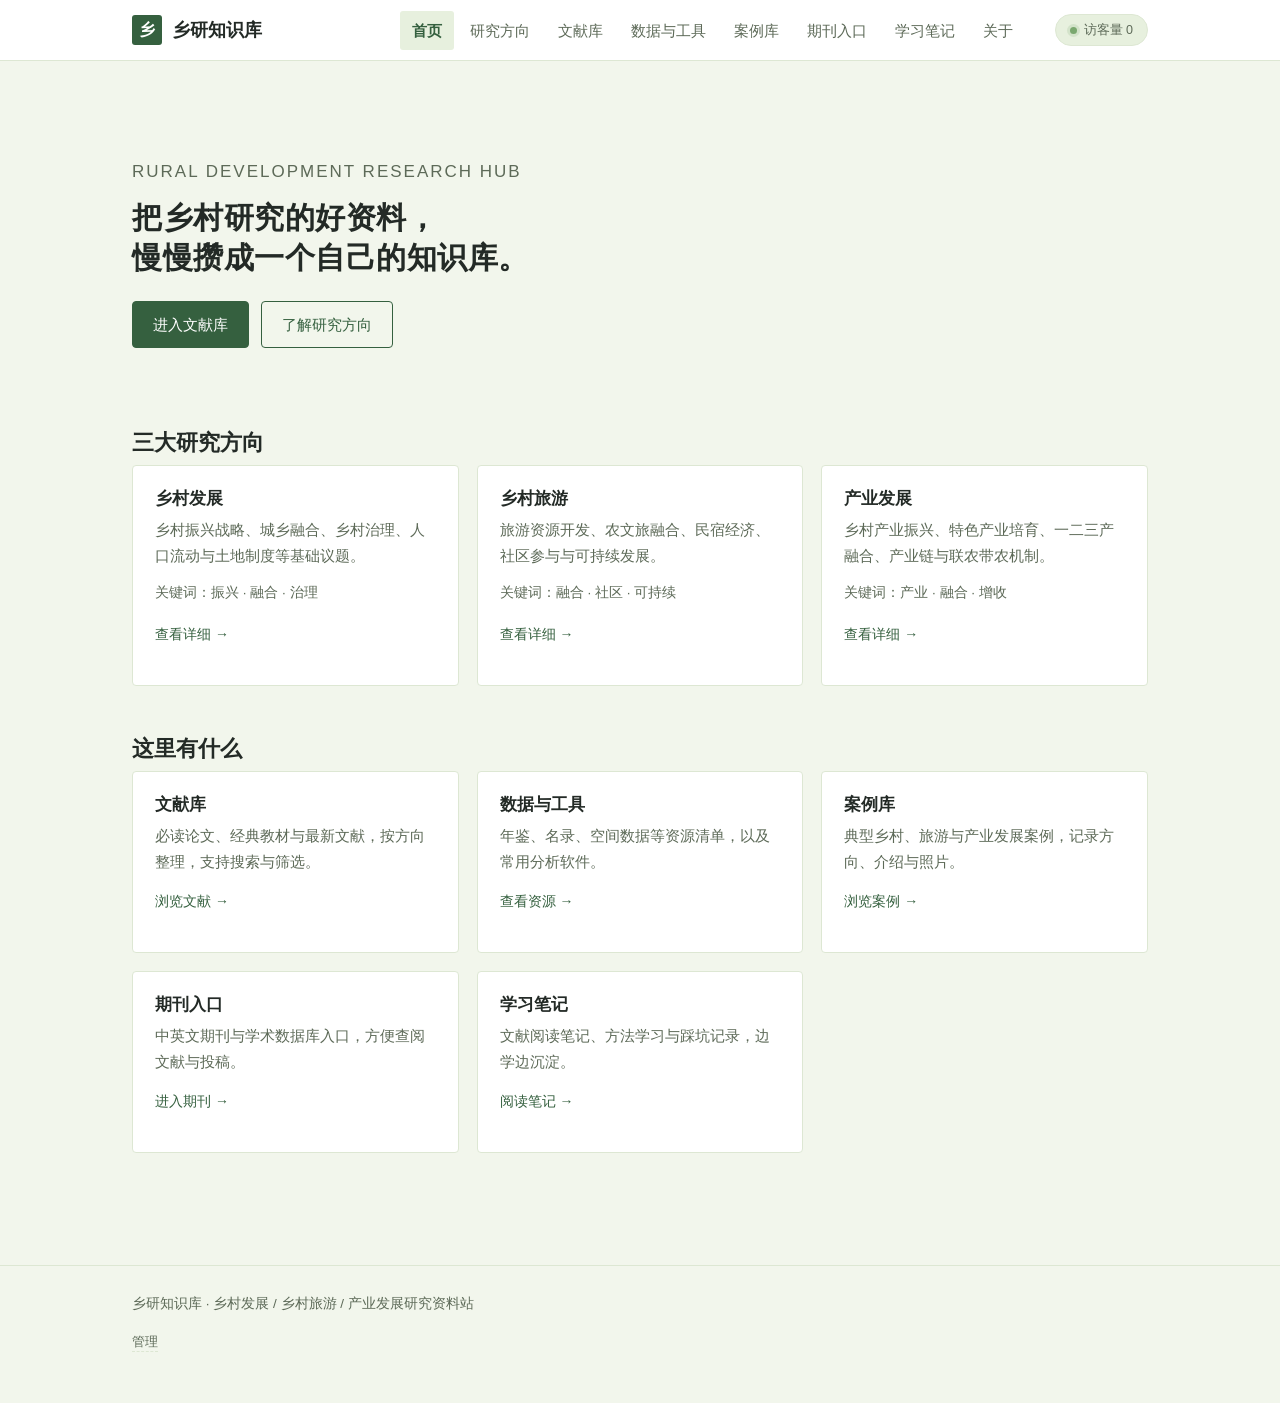
<file: index.html>
<!DOCTYPE html>
<html lang="zh-CN">
<head>
<meta charset="UTF-8">
<meta name="viewport" content="width=device-width, initial-scale=1.0">
<title>首页 · 乡研知识库</title>
<meta name="description" content="乡村发展、乡村旅游与产业发展研究的知识库：文献、数据、工具与学习笔记。">
<link rel="stylesheet" href="assets/css/style.css">
<script src="assets/js/vendor/supabase.min.js"></script>
<script src="assets/js/main.js" defer></script>
</head>
<body>

<header class="site-header">
  <div class="wrap header-inner">
    <a class="brand" href="index.html"><span class="brand-mark">乡</span>乡研知识库</a>
    <button class="nav-toggle" data-nav-toggle type="button" aria-label="打开导航" aria-expanded="false">菜单</button>
    <nav class="site-nav">
      <a class="is-active" href="index.html">首页</a>
      <a href="research.html">研究方向</a>
      <a href="literature.html">文献库</a>
      <a href="resources.html">数据与工具</a>
      <a href="cases.html">案例库</a>
      <a href="journals.html">期刊入口</a>
      <a href="notes.html">学习笔记</a>
      <a href="about.html">关于</a>
    </nav>
    <div class="site-heat">
      <span class="heat-dot"></span>
      <span>访客量 <span id="site-view-count">0</span></span>
    </div>
  </div>
</header>

<main>
  <div class="wrap">
    <section class="hero">
      <p class="kicker">RURAL DEVELOPMENT RESEARCH HUB</p>
      <h1>把乡村研究的好资料，<br>慢慢攒成一个自己的知识库。</h1>
      <div class="hero-actions">
        <a class="btn btn-primary" href="literature.html">进入文献库</a>
        <a class="btn" href="research.html">了解研究方向</a>
      </div>
    </section>

    <section>
      <h2>三大研究方向</h2>
      <div class="grid grid-3">
        <div class="card">
          <h3>乡村发展</h3>
          <p class="desc">乡村振兴战略、城乡融合、乡村治理、人口流动与土地制度等基础议题。</p>
          <p class="small muted">关键词：振兴 · 融合 · 治理</p>
          <p><a class="more" href="research.html#rural-development">查看详细 →</a></p>
        </div>
        <div class="card">
          <h3>乡村旅游</h3>
          <p class="desc">旅游资源开发、农文旅融合、民宿经济、社区参与与可持续发展。</p>
          <p class="small muted">关键词：融合 · 社区 · 可持续</p>
          <p><a class="more" href="research.html#rural-tourism">查看详细 →</a></p>
        </div>
        <div class="card">
          <h3>产业发展</h3>
          <p class="desc">乡村产业振兴、特色产业培育、一二三产融合、产业链与联农带农机制。</p>
          <p class="small muted">关键词：产业 · 融合 · 增收</p>
          <p><a class="more" href="research.html#industrial-development">查看详细 →</a></p>
        </div>
      </div>
    </section>

    <section>
      <h2>这里有什么</h2>
      <div class="grid grid-3">
        <div class="card">
          <h3>文献库</h3>
          <p class="desc">必读论文、经典教材与最新文献，按方向整理，支持搜索与筛选。</p>
          <p><a class="more" href="literature.html">浏览文献 →</a></p>
        </div>
        <div class="card">
          <h3>数据与工具</h3>
          <p class="desc">年鉴、名录、空间数据等资源清单，以及常用分析软件。</p>
          <p><a class="more" href="resources.html">查看资源 →</a></p>
        </div>
        <div class="card">
          <h3>案例库</h3>
          <p class="desc">典型乡村、旅游与产业发展案例，记录方向、介绍与照片。</p>
          <p><a class="more" href="cases.html">浏览案例 →</a></p>
        </div>
        <div class="card">
          <h3>期刊入口</h3>
          <p class="desc">中英文期刊与学术数据库入口，方便查阅文献与投稿。</p>
          <p><a class="more" href="journals.html">进入期刊 →</a></p>
        </div>
        <div class="card">
          <h3>学习笔记</h3>
          <p class="desc">文献阅读笔记、方法学习与踩坑记录，边学边沉淀。</p>
          <p><a class="more" href="notes.html">阅读笔记 →</a></p>
        </div>
      </div>
    </section>

  </div>
</main>

<footer class="site-footer">
  <div class="wrap">
    <p>乡研知识库 · 乡村发展 / 乡村旅游 / 产业发展研究资料站</p>
    <p class="muted small"><button class="admin-link" id="admin-entry" type="button">管理</button></p>
  </div>
</footer>

</body>
</html>
</file>
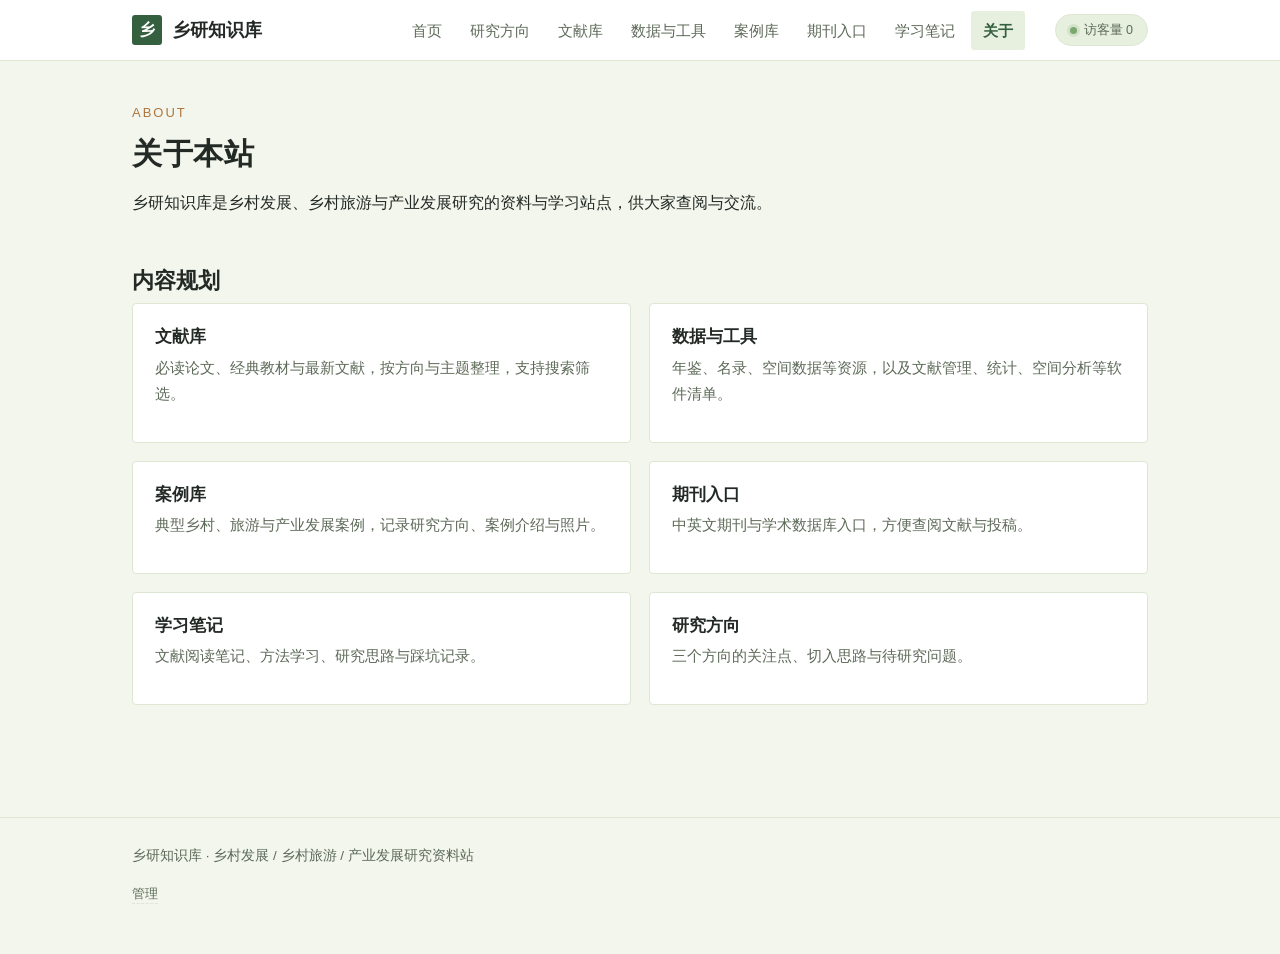
<file: about.html>
<!DOCTYPE html>
<html lang="zh-CN">
<head>
<meta charset="UTF-8">
<meta name="viewport" content="width=device-width, initial-scale=1.0">
<title>关于 · 乡研知识库</title>
<meta name="description" content="乡研知识库的定位、维护方法与发展计划。">
<link rel="stylesheet" href="assets/css/style.css">
<script src="assets/js/vendor/supabase.min.js"></script>
<script src="assets/js/main.js" defer></script>
</head>
<body>

<header class="site-header">
  <div class="wrap header-inner">
    <a class="brand" href="index.html"><span class="brand-mark">乡</span>乡研知识库</a>
    <button class="nav-toggle" data-nav-toggle type="button" aria-label="打开导航" aria-expanded="false">菜单</button>
    <nav class="site-nav">
      <a href="index.html">首页</a>
      <a href="research.html">研究方向</a>
      <a href="literature.html">文献库</a>
      <a href="resources.html">数据与工具</a>
      <a href="cases.html">案例库</a>
      <a href="journals.html">期刊入口</a>
      <a href="notes.html">学习笔记</a>
      <a class="is-active" href="about.html">关于</a>
    </nav>
    <div class="site-heat">
      <span class="heat-dot"></span>
      <span>访客量 <span id="site-view-count">0</span></span>
    </div>
  </div>
</header>

<main>
  <div class="wrap">
    <section>
      <p class="kicker">ABOUT</p>
      <h1>关于本站</h1>
      <p>乡研知识库是乡村发展、乡村旅游与产业发展研究的资料与学习站点，供大家查阅与交流。</p>
    </section>

    <section>
      <h2>内容规划</h2>
      <div class="grid grid-2">
        <div class="card">
          <h3>文献库</h3>
          <p class="desc">必读论文、经典教材与最新文献，按方向与主题整理，支持搜索筛选。</p>
        </div>
        <div class="card">
          <h3>数据与工具</h3>
          <p class="desc">年鉴、名录、空间数据等资源，以及文献管理、统计、空间分析等软件清单。</p>
        </div>
        <div class="card">
          <h3>案例库</h3>
          <p class="desc">典型乡村、旅游与产业发展案例，记录研究方向、案例介绍与照片。</p>
        </div>
        <div class="card">
          <h3>期刊入口</h3>
          <p class="desc">中英文期刊与学术数据库入口，方便查阅文献与投稿。</p>
        </div>
        <div class="card">
          <h3>学习笔记</h3>
          <p class="desc">文献阅读笔记、方法学习、研究思路与踩坑记录。</p>
        </div>
        <div class="card">
          <h3>研究方向</h3>
          <p class="desc">三个方向的关注点、切入思路与待研究问题。</p>
        </div>
      </div>
    </section>

  </div>
</main>

<footer class="site-footer">
  <div class="wrap">
    <p>乡研知识库 · 乡村发展 / 乡村旅游 / 产业发展研究资料站</p>
    <p class="muted small"><button class="admin-link" id="admin-entry" type="button">管理</button></p>
  </div>
</footer>

</body>
</html>
</file>
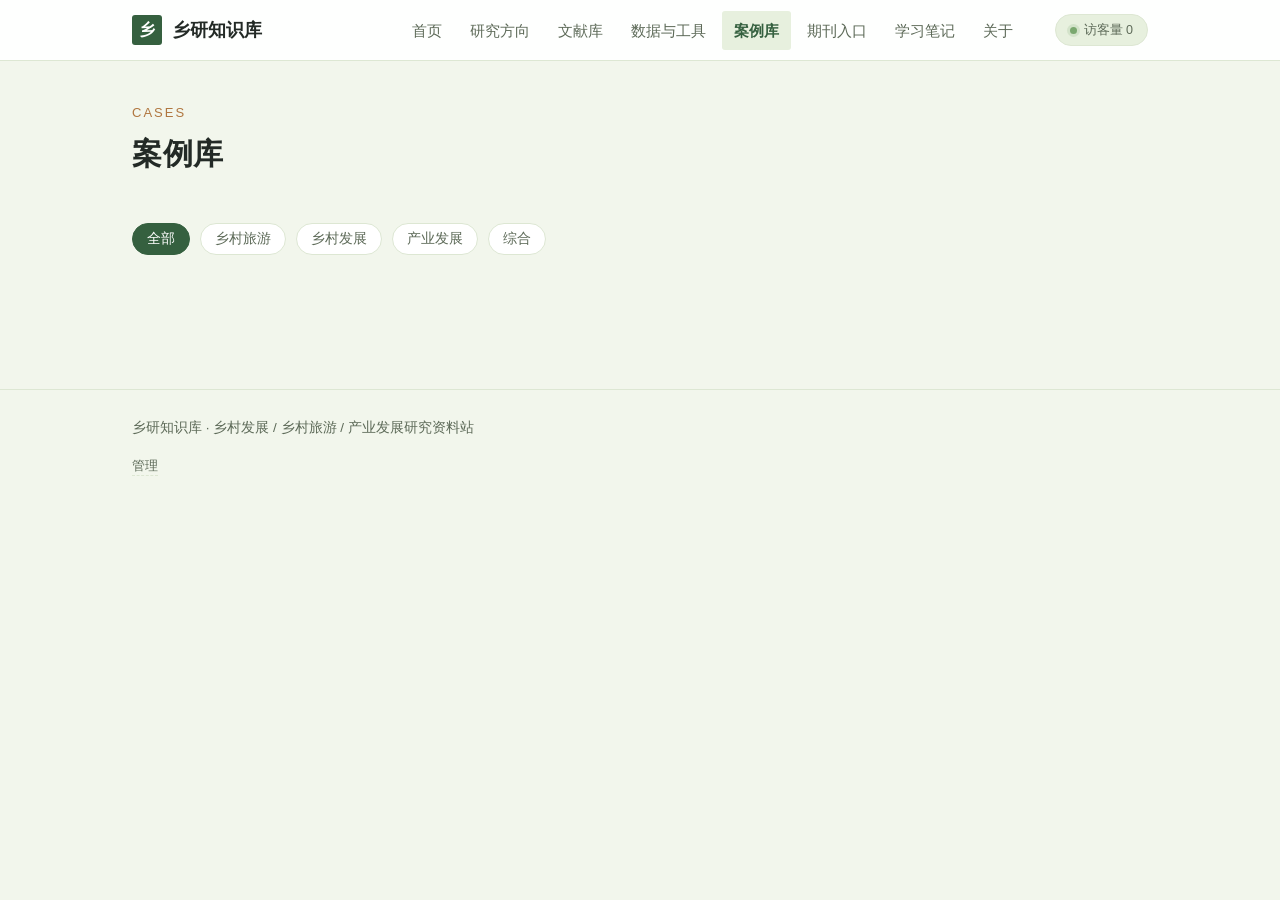
<file: cases.html>
<!DOCTYPE html>
<html lang="zh-CN">
<head>
<meta charset="UTF-8">
<meta name="viewport" content="width=device-width, initial-scale=1.0">
<title>案例库 · 乡研知识库</title>
<meta name="description" content="乡村发展、乡村旅游与产业发展典型案例库。">
<link rel="stylesheet" href="assets/css/style.css">
<script src="assets/js/vendor/supabase.min.js"></script>
<script src="assets/js/main.js" defer></script>
</head>
<body>

<header class="site-header">
  <div class="wrap header-inner">
    <a class="brand" href="index.html"><span class="brand-mark">乡</span>乡研知识库</a>
    <button class="nav-toggle" data-nav-toggle type="button" aria-label="打开导航" aria-expanded="false">菜单</button>
    <nav class="site-nav">
      <a href="index.html">首页</a>
      <a href="research.html">研究方向</a>
      <a href="literature.html">文献库</a>
      <a href="resources.html">数据与工具</a>
      <a class="is-active" href="cases.html">案例库</a>
      <a href="journals.html">期刊入口</a>
      <a href="notes.html">学习笔记</a>
      <a href="about.html">关于</a>
    </nav>
    <div class="site-heat">
      <span class="heat-dot"></span>
      <span>访客量 <span id="site-view-count">0</span></span>
    </div>
  </div>
</header>

<main>
  <div class="wrap">
    <section>
      <p class="kicker">CASES</p>
      <h1>案例库</h1>
    </section>

    <div class="add-note-wrap">
      <button class="btn" id="toggle-add-case" type="button">＋ 添加案例</button>
      <form class="add-form" id="add-case-form" hidden>
        <div class="field">
          <label for="case-name">案例名称</label>
          <input id="case-name" type="text" maxlength="60" required placeholder="如：浙江安吉余村">
        </div>
        <div class="field">
          <label for="case-type">案例类型</label>
          <select id="case-type">
            <option>乡村旅游</option>
            <option>乡村发展</option>
            <option>产业发展</option>
            <option>综合</option>
            <option value="__custom">自定义类型…</option>
          </select>
        </div>
        <div class="field" id="case-type-custom-wrap" hidden>
          <label for="case-type-custom">自定义案例类型</label>
          <input id="case-type-custom" type="text" maxlength="30" placeholder="输入案例类型，如：农文旅融合">
        </div>
        <div class="field field-full">
          <label for="case-research">已有研究（可选）</label>
          <div class="rich-toolbar" data-rich-toolbar="case-research">
            <button type="button" data-cmd="bold" title="加粗">B</button>
            <button type="button" data-cmd="italic" title="斜体">I</button>
            <button type="button" data-cmd="underline" title="下划线">U</button>
            <button type="button" data-cmd="formatPainter" title="格式刷：先点击复制格式，再选中目标文字">格式刷</button>
            <select data-cmd="fontSize" title="字号">
              <option value="3">正文</option>
              <option value="4">大</option>
              <option value="5">特大</option>
            </select>
            <input type="color" data-cmd="foreColor" value="#35603f" title="文字颜色">
            <input type="color" data-cmd="hiliteColor" value="#ffff99" title="高亮颜色">
            <span class="rich-sep"></span>
            <button type="button" data-cmd="firstLine" title="首行缩进两个字符">首行缩进</button>
            <button type="button" data-cmd="indent" title="增加缩进">增加缩进</button>
            <button type="button" data-cmd="outdent" title="减少缩进">减少缩进</button>
            <span class="rich-sep"></span>
            <button type="button" data-cmd="justifyLeft" title="左对齐">左对齐</button>
            <button type="button" data-cmd="justifyCenter" title="居中">居中</button>
            <button type="button" data-cmd="justifyRight" title="右对齐">右对齐</button>
            <span class="rich-sep"></span>
            <button type="button" data-cmd="insertUnorderedList" title="项目符号">• 列表</button>
            <button type="button" data-cmd="insertOrderedList" title="编号列表">1. 列表</button>
            <button type="button" data-cmd="removeFormat" title="清除格式">清除格式</button>
          </div>
          <div class="rich-editor" contenteditable="true" data-rich="case-research" data-placeholder="该案例已有的相关研究、文献或成果…"></div>
        </div>
        <div class="field field-full">
          <label for="case-desc">案例介绍</label>
          <div class="rich-toolbar" data-rich-toolbar="case-desc">
            <button type="button" data-cmd="bold" title="加粗">B</button>
            <button type="button" data-cmd="italic" title="斜体">I</button>
            <button type="button" data-cmd="underline" title="下划线">U</button>
            <button type="button" data-cmd="formatPainter" title="格式刷：先点击复制格式，再选中目标文字">格式刷</button>
            <select data-cmd="fontSize" title="字号">
              <option value="3">正文</option>
              <option value="4">大</option>
              <option value="5">特大</option>
            </select>
            <input type="color" data-cmd="foreColor" value="#35603f" title="文字颜色">
            <input type="color" data-cmd="hiliteColor" value="#ffff99" title="高亮颜色">
            <span class="rich-sep"></span>
            <button type="button" data-cmd="firstLine" title="首行缩进两个字符">首行缩进</button>
            <button type="button" data-cmd="indent" title="增加缩进">增加缩进</button>
            <button type="button" data-cmd="outdent" title="减少缩进">减少缩进</button>
            <span class="rich-sep"></span>
            <button type="button" data-cmd="justifyLeft" title="左对齐">左对齐</button>
            <button type="button" data-cmd="justifyCenter" title="居中">居中</button>
            <button type="button" data-cmd="justifyRight" title="右对齐">右对齐</button>
            <span class="rich-sep"></span>
            <button type="button" data-cmd="insertUnorderedList" title="项目符号">• 列表</button>
            <button type="button" data-cmd="insertOrderedList" title="编号列表">1. 列表</button>
            <button type="button" data-cmd="removeFormat" title="清除格式">清除格式</button>
          </div>
          <div class="rich-editor" contenteditable="true" data-rich="case-desc" data-placeholder="案例基本情况、发展做法、成效与可借鉴之处…"></div>
        </div>
        <div class="field field-full">
          <label for="case-photo">照片（可选，建议 2MB 以内）</label>
          <input id="case-photo" type="file" accept="image/*">
          <p class="muted small" id="case-photo-note" hidden>编辑时未选择新照片将保留原照片。</p>
        </div>
        <div class="field">
          <button class="btn btn-primary" type="submit">保存案例</button>
        </div>
      </form>
      <p class="muted small" id="add-case-hint" hidden>已发布到云端，所有访客刷新后即可看到。</p>
    </div>

    <section>
      <div class="filter-bar" data-filter-bar data-target="#case-list">
        <button class="filter-btn is-active" data-filter="all" type="button">全部</button>
        <button class="filter-btn" data-filter="乡村旅游" type="button">乡村旅游</button>
        <button class="filter-btn" data-filter="乡村发展" type="button">乡村发展</button>
        <button class="filter-btn" data-filter="产业发展" type="button">产业发展</button>
        <button class="filter-btn" data-filter="综合" type="button">综合</button>
      </div>
      <div id="case-list" class="grid grid-2"></div>
      <p class="muted small" id="case-list-empty" hidden>案例库还是空的。</p>
    </section>
  </div>
</main>

<footer class="site-footer">
  <div class="wrap">
    <p>乡研知识库 · 乡村发展 / 乡村旅游 / 产业发展研究资料站</p>
    <p class="muted small"><button class="admin-link" id="admin-entry" type="button">管理</button></p>
  </div>
</footer>

</body>
</html>
</file>
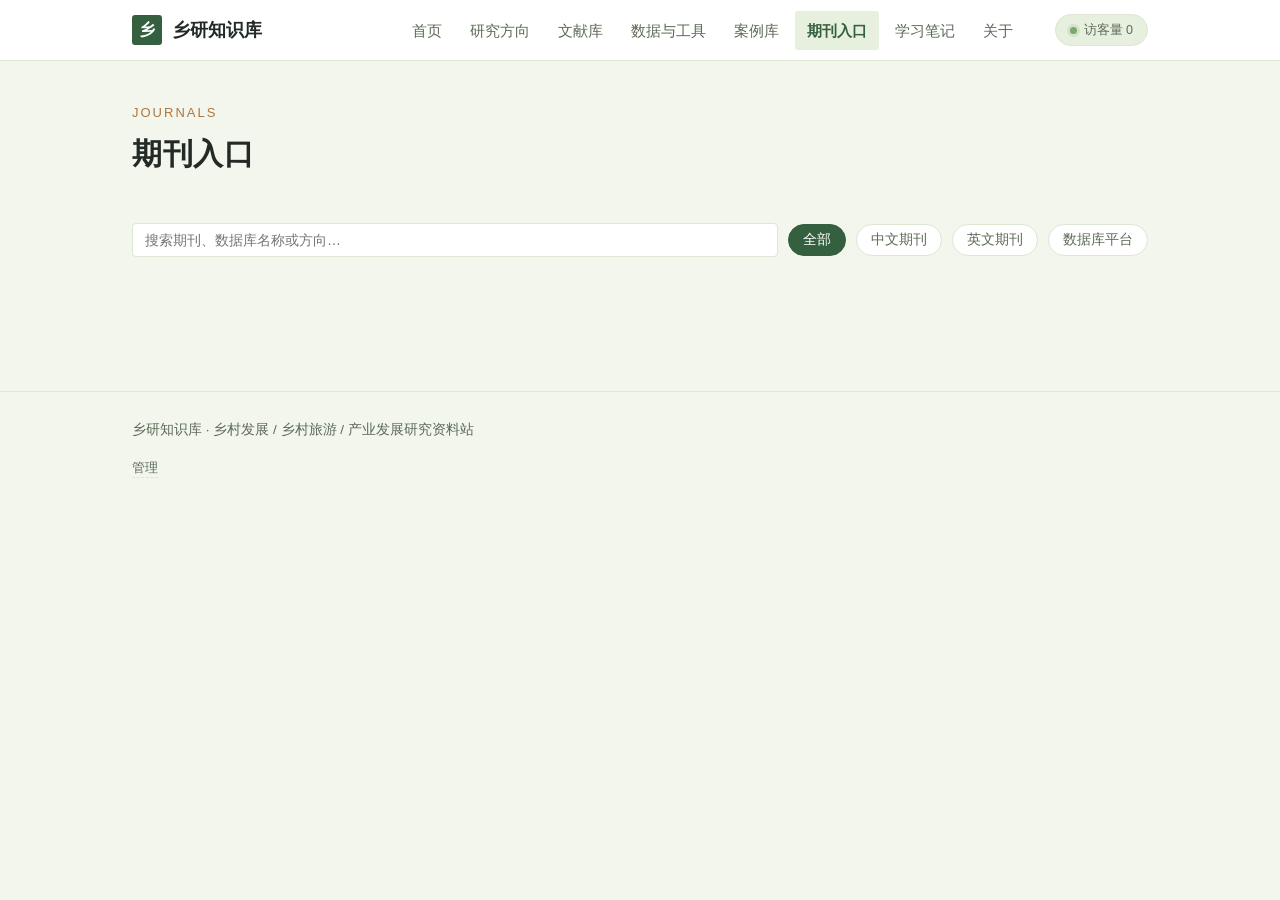
<file: journals.html>
<!DOCTYPE html>
<html lang="zh-CN">
<head>
<meta charset="UTF-8">
<meta name="viewport" content="width=device-width, initial-scale=1.0">
<title>期刊入口 · 乡研知识库</title>
<meta name="description" content="乡村发展、乡村旅游与产业发展相关期刊与学术数据库入口。">
<link rel="stylesheet" href="assets/css/style.css">
<script src="assets/js/vendor/supabase.min.js"></script>
<script src="assets/js/main.js" defer></script>
</head>
<body>

<header class="site-header">
  <div class="wrap header-inner">
    <a class="brand" href="index.html"><span class="brand-mark">乡</span>乡研知识库</a>
    <button class="nav-toggle" data-nav-toggle type="button" aria-label="打开导航" aria-expanded="false">菜单</button>
    <nav class="site-nav">
      <a href="index.html">首页</a>
      <a href="research.html">研究方向</a>
      <a href="literature.html">文献库</a>
      <a href="resources.html">数据与工具</a>
      <a href="cases.html">案例库</a>
      <a class="is-active" href="journals.html">期刊入口</a>
      <a href="notes.html">学习笔记</a>
      <a href="about.html">关于</a>
    </nav>
    <div class="site-heat">
      <span class="heat-dot"></span>
      <span>访客量 <span id="site-view-count">0</span></span>
    </div>
  </div>
</header>

<main>
  <div class="wrap">
    <section>
      <p class="kicker">JOURNALS</p>
      <h1>期刊入口</h1>
    </section>

    <div class="add-note-wrap">
      <button class="btn" id="toggle-add-jnl" type="button">＋ 添加期刊</button>
      <form class="add-form" id="add-jnl-form" hidden>
        <div class="field">
          <label for="jnl-name">名称</label>
          <input id="jnl-name" type="text" maxlength="80" required placeholder="期刊或平台名称">
        </div>
        <div class="field">
          <label for="jnl-category">类别</label>
          <select id="jnl-category">
            <option>中文期刊</option>
            <option>英文期刊</option>
            <option>数据库平台</option>
          </select>
        </div>
        <div class="field field-full">
          <label for="jnl-tags">标签（可选，用空格分隔）</label>
          <input id="jnl-tags" type="text" maxlength="60" placeholder="如：乡村发展 区域研究">
        </div>
        <div class="field field-full">
          <label for="jnl-desc">说明</label>
          <textarea id="jnl-desc" rows="3" required placeholder="期刊或平台的简介…"></textarea>
        </div>
        <div class="field field-full">
          <label for="jnl-link">链接</label>
          <input id="jnl-link" type="url" required placeholder="https://...">
        </div>
        <div class="field">
          <button class="btn btn-primary" type="submit">保存期刊</button>
        </div>
      </form>
      <p class="muted small" id="add-jnl-hint" hidden>已发布到云端，所有访客刷新后即可看到。</p>
    </div>

    <section>
      <div class="filter-bar" data-filter-bar data-target="#journal-list">
        <input type="search" data-search placeholder="搜索期刊、数据库名称或方向…">
        <button class="filter-btn is-active" data-filter="all" type="button">全部</button>
        <button class="filter-btn" data-filter="中文期刊" type="button">中文期刊</button>
        <button class="filter-btn" data-filter="英文期刊" type="button">英文期刊</button>
        <button class="filter-btn" data-filter="数据库平台" type="button">数据库平台</button>
      </div>
      <div id="journal-list" class="grid grid-2"></div>
      <p class="muted small" id="journal-list-empty" hidden>期刊入口还是空的。</p>
    </section>
  </div>
</main>

<footer class="site-footer">
  <div class="wrap">
    <p>乡研知识库 · 乡村发展 / 乡村旅游 / 产业发展研究资料站</p>
    <p class="muted small"><button class="admin-link" id="admin-entry" type="button">管理</button></p>
  </div>
</footer>

</body>
</html>
</file>
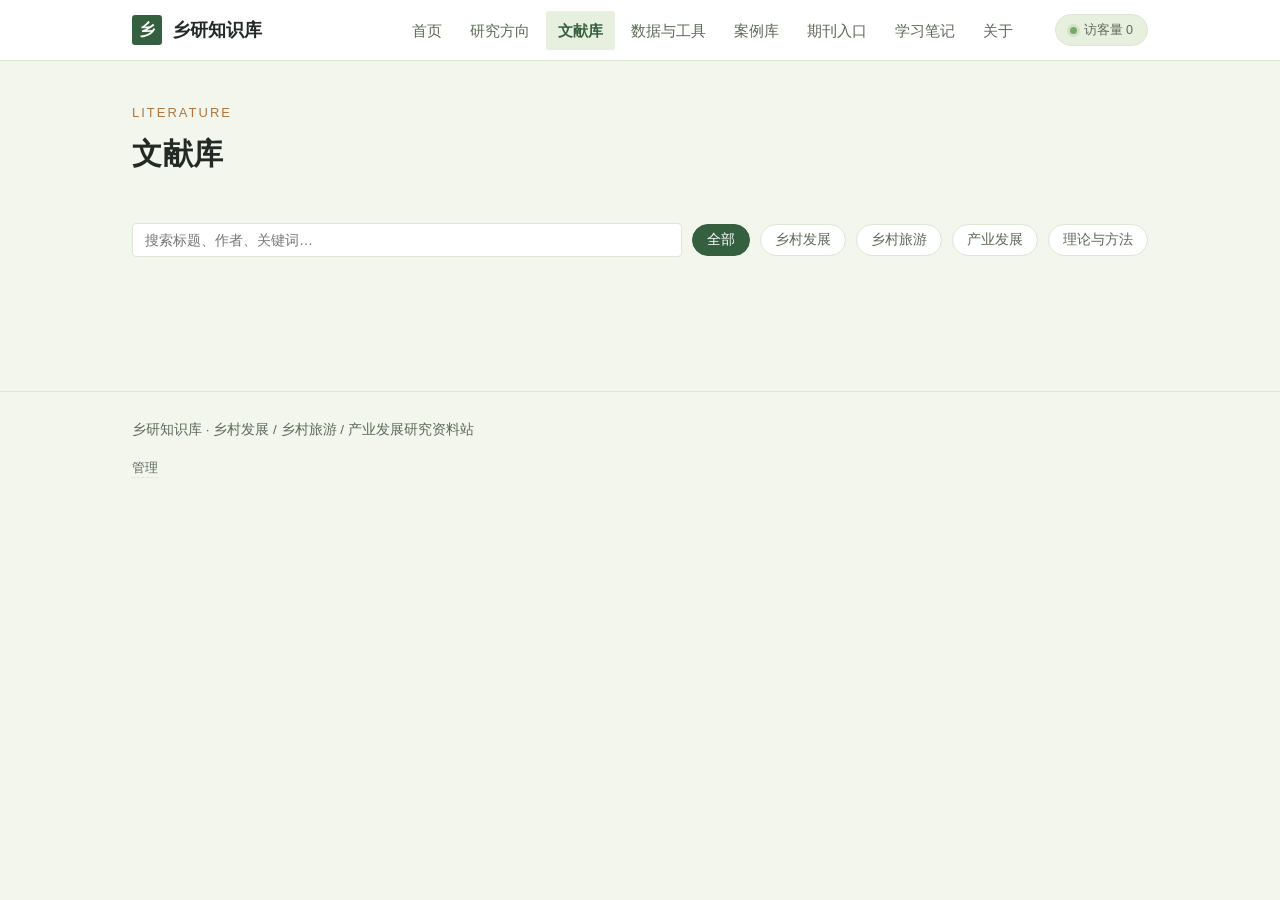
<file: literature.html>
<!DOCTYPE html>
<html lang="zh-CN">
<head>
<meta charset="UTF-8">
<meta name="viewport" content="width=device-width, initial-scale=1.0">
<title>文献库 · 乡研知识库</title>
<meta name="description" content="乡村发展、乡村旅游与产业发展的必读论文与教材清单。">
<link rel="stylesheet" href="assets/css/style.css">
<script src="assets/js/vendor/supabase.min.js"></script>
<script src="assets/js/main.js" defer></script>
</head>
<body>

<header class="site-header">
  <div class="wrap header-inner">
    <a class="brand" href="index.html"><span class="brand-mark">乡</span>乡研知识库</a>
    <button class="nav-toggle" data-nav-toggle type="button" aria-label="打开导航" aria-expanded="false">菜单</button>
    <nav class="site-nav">
      <a href="index.html">首页</a>
      <a href="research.html">研究方向</a>
      <a class="is-active" href="literature.html">文献库</a>
      <a href="resources.html">数据与工具</a>
      <a href="cases.html">案例库</a>
      <a href="journals.html">期刊入口</a>
      <a href="notes.html">学习笔记</a>
      <a href="about.html">关于</a>
    </nav>
    <div class="site-heat">
      <span class="heat-dot"></span>
      <span>访客量 <span id="site-view-count">0</span></span>
    </div>
  </div>
</header>

<main>
  <div class="wrap">
    <section>
      <p class="kicker">LITERATURE</p>
      <h1>文献库</h1>
    </section>

    <div class="add-note-wrap">
      <button class="btn" id="toggle-add-lit" type="button">＋ 添加文献</button>
      <form class="add-form" id="add-lit-form" hidden>
        <div class="field">
          <label for="lit-title">标题</label>
          <input id="lit-title" type="text" maxlength="100" required placeholder="论文或教材标题">
        </div>
        <div class="field">
          <label for="lit-direction">研究方向</label>
          <select id="lit-direction">
            <option>乡村发展</option>
            <option>乡村旅游</option>
            <option>产业发展</option>
            <option>理论与方法</option>
          </select>
        </div>
        <div class="field">
          <label for="lit-source">出处</label>
          <input id="lit-source" type="text" maxlength="120" placeholder="作者. 期刊, 年份">
        </div>
        <div class="field">
          <label for="lit-link">原文链接（可选）</label>
          <input id="lit-link" type="url" placeholder="https://doi.org/...">
        </div>
        <div class="field field-full">
          <label for="lit-summary">一句话点评（可选）</label>
          <textarea id="lit-summary" rows="2" placeholder="这篇文献值得关注的原因…"></textarea>
        </div>
        <div class="field">
          <button class="btn btn-primary" type="submit">保存文献</button>
        </div>
      </form>
      <p class="muted small" id="add-lit-hint" hidden>已发布到云端，所有访客刷新后即可看到。</p>
    </div>

    <section>
      <div class="filter-bar" data-filter-bar data-target="#entry-list">
        <input type="search" data-search placeholder="搜索标题、作者、关键词…">
        <button class="filter-btn is-active" data-filter="all" type="button">全部</button>
        <button class="filter-btn" data-filter="乡村发展" type="button">乡村发展</button>
        <button class="filter-btn" data-filter="乡村旅游" type="button">乡村旅游</button>
        <button class="filter-btn" data-filter="产业发展" type="button">产业发展</button>
        <button class="filter-btn" data-filter="理论与方法" type="button">理论与方法</button>
      </div>

      <div id="entry-list" class="grid">
      </div>
      <p class="muted small" id="entry-list-empty" hidden>文献库还是空的，等待收录第一篇文献。</p>
    </section>
  </div>
</main>

<footer class="site-footer">
  <div class="wrap">
    <p>乡研知识库 · 乡村发展 / 乡村旅游 / 产业发展研究资料站</p>
    <p class="muted small"><button class="admin-link" id="admin-entry" type="button">管理</button></p>
  </div>
</footer>

</body>
</html>
</file>
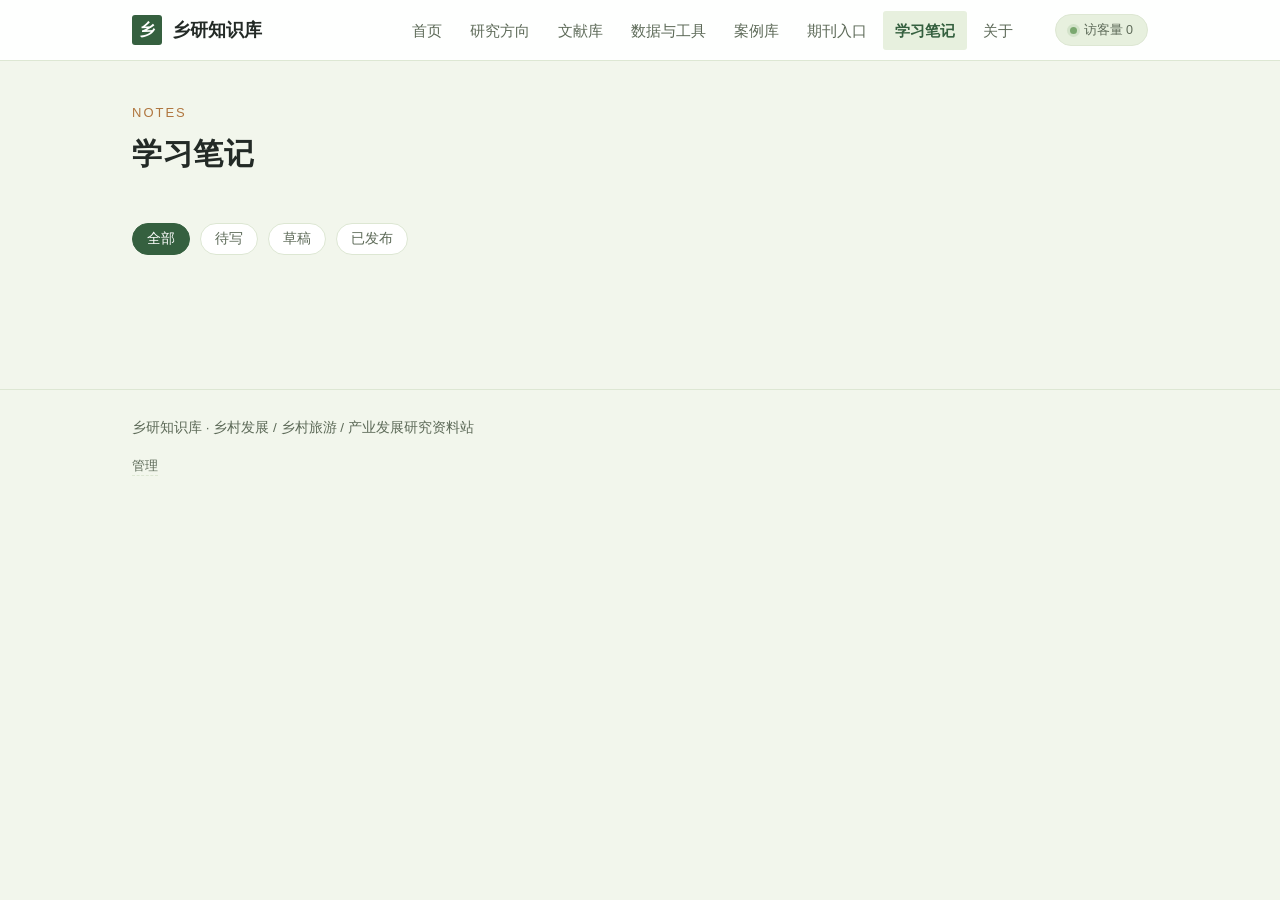
<file: notes.html>
<!DOCTYPE html>
<html lang="zh-CN">
<head>
<meta charset="UTF-8">
<meta name="viewport" content="width=device-width, initial-scale=1.0">
<title>学习笔记 · 乡研知识库</title>
<meta name="description" content="乡村研究的学习笔记：文献阅读、方法学习与踩坑记录。">
<link rel="stylesheet" href="assets/css/style.css">
<script src="assets/js/vendor/supabase.min.js"></script>
<script src="assets/js/main.js" defer></script>
</head>
<body>

<header class="site-header">
  <div class="wrap header-inner">
    <a class="brand" href="index.html"><span class="brand-mark">乡</span>乡研知识库</a>
    <button class="nav-toggle" data-nav-toggle type="button" aria-label="打开导航" aria-expanded="false">菜单</button>
    <nav class="site-nav">
      <a href="index.html">首页</a>
      <a href="research.html">研究方向</a>
      <a href="literature.html">文献库</a>
      <a href="resources.html">数据与工具</a>
      <a href="cases.html">案例库</a>
      <a href="journals.html">期刊入口</a>
      <a class="is-active" href="notes.html">学习笔记</a>
      <a href="about.html">关于</a>
    </nav>
    <div class="site-heat">
      <span class="heat-dot"></span>
      <span>访客量 <span id="site-view-count">0</span></span>
    </div>
  </div>
</header>

<main>
  <div class="wrap">
    <section>
      <p class="kicker">NOTES</p>
      <h1>学习笔记</h1>
    </section>

    <div class="add-note-wrap">
      <button class="btn" id="toggle-add-note" type="button">＋ 添加笔记</button>
      <form class="add-form" id="add-note-form" hidden>
        <div class="field">
          <label for="note-title">标题</label>
          <input id="note-title" type="text" maxlength="60" required placeholder="笔记标题">
        </div>
        <div class="field">
          <label for="note-status">状态</label>
          <select id="note-status">
            <option>待写</option>
            <option selected>草稿</option>
            <option>已发布</option>
          </select>
        </div>
        <div class="field field-full">
          <label for="note-detail">内容</label>
          <textarea id="note-detail" rows="4" required placeholder="写点什么…"></textarea>
        </div>
        <div class="field">
          <button class="btn btn-primary" type="submit">保存笔记</button>
        </div>
      </form>
      <p class="muted small" id="add-note-hint" hidden>已发布到云端，所有访客刷新后即可看到。</p>
    </div>

    <section>
      <div class="filter-bar" data-filter-bar data-target="#note-list">
        <button class="filter-btn is-active" data-filter="all" type="button">全部</button>
        <button class="filter-btn" data-filter="待写" type="button">待写</button>
        <button class="filter-btn" data-filter="草稿" type="button">草稿</button>
        <button class="filter-btn" data-filter="已发布" type="button">已发布</button>
      </div>

      <div id="note-list" class="grid grid-2">
      </div>
      <p class="muted small" id="note-list-empty" hidden>笔记还是空的。</p>
    </section>
  </div>
</main>

<footer class="site-footer">
  <div class="wrap">
    <p>乡研知识库 · 乡村发展 / 乡村旅游 / 产业发展研究资料站</p>
    <p class="muted small"><button class="admin-link" id="admin-entry" type="button">管理</button></p>
  </div>
</footer>

</body>
</html>
</file>
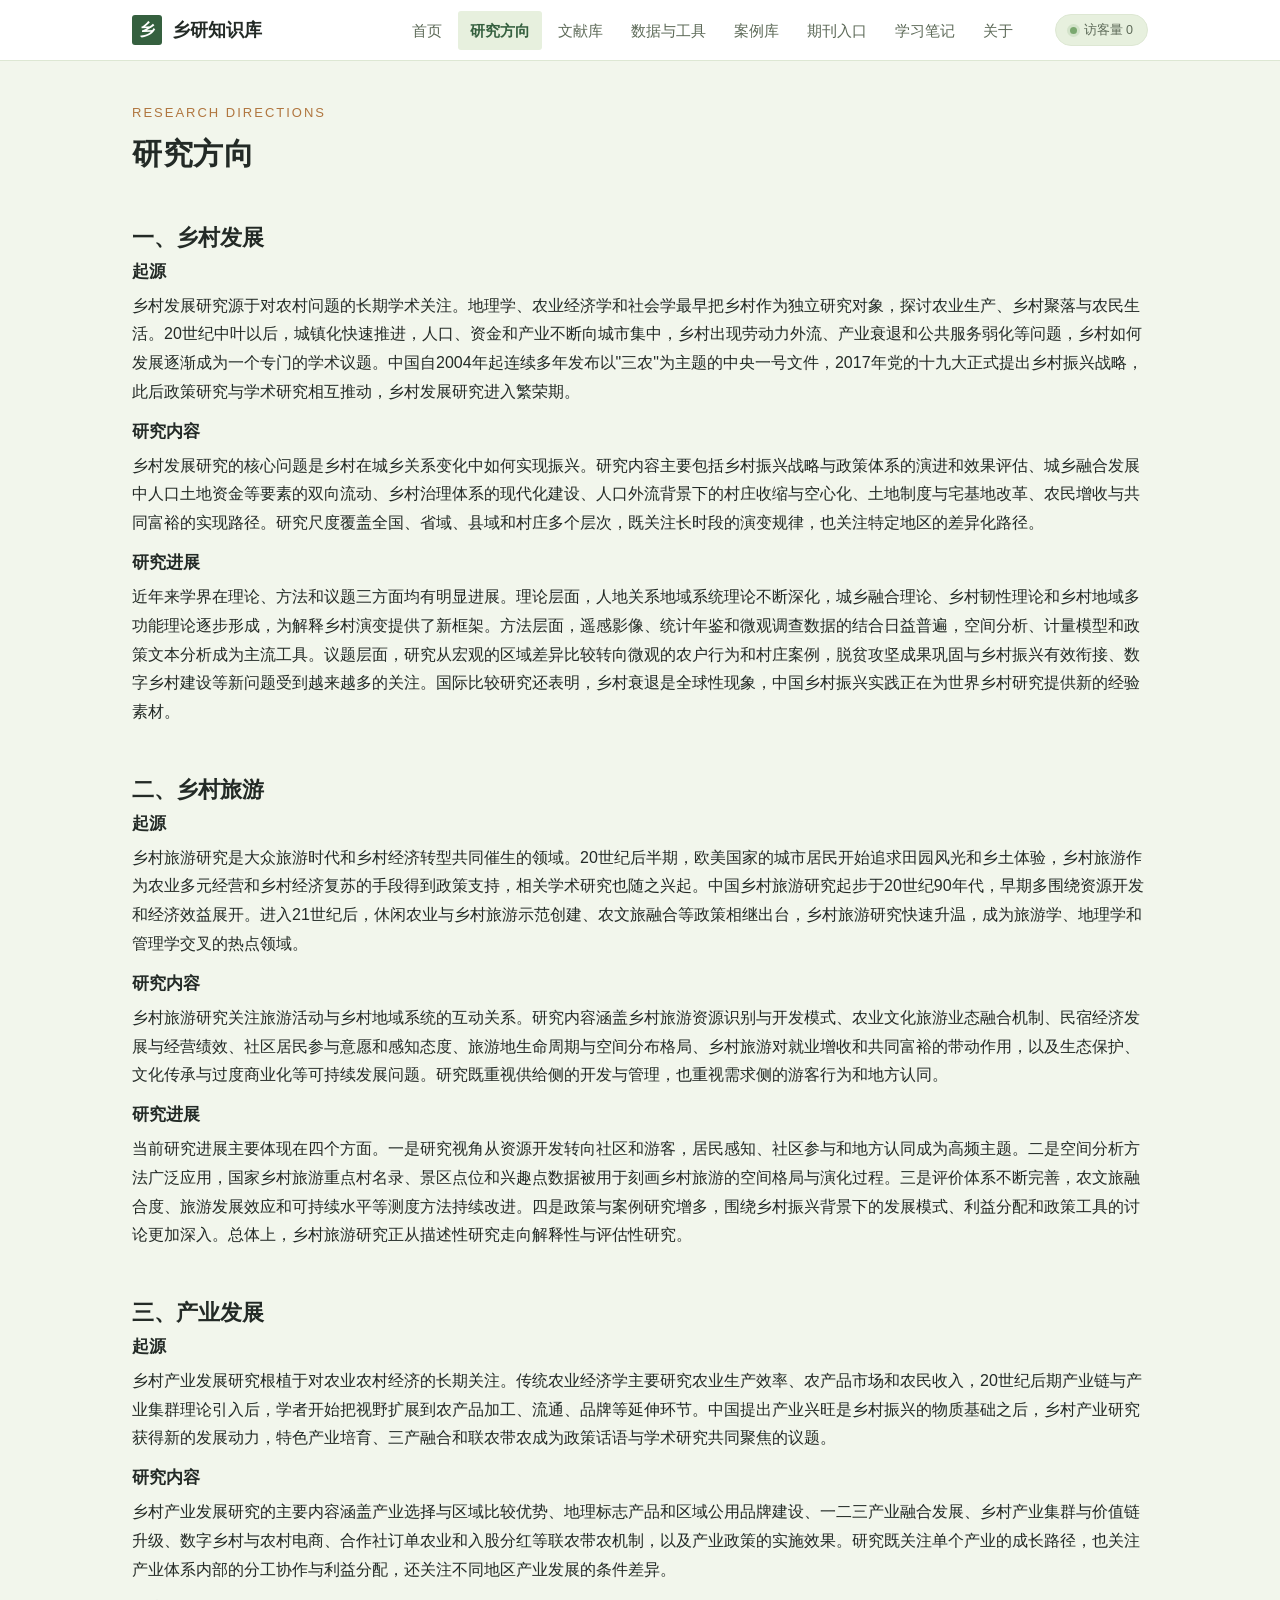
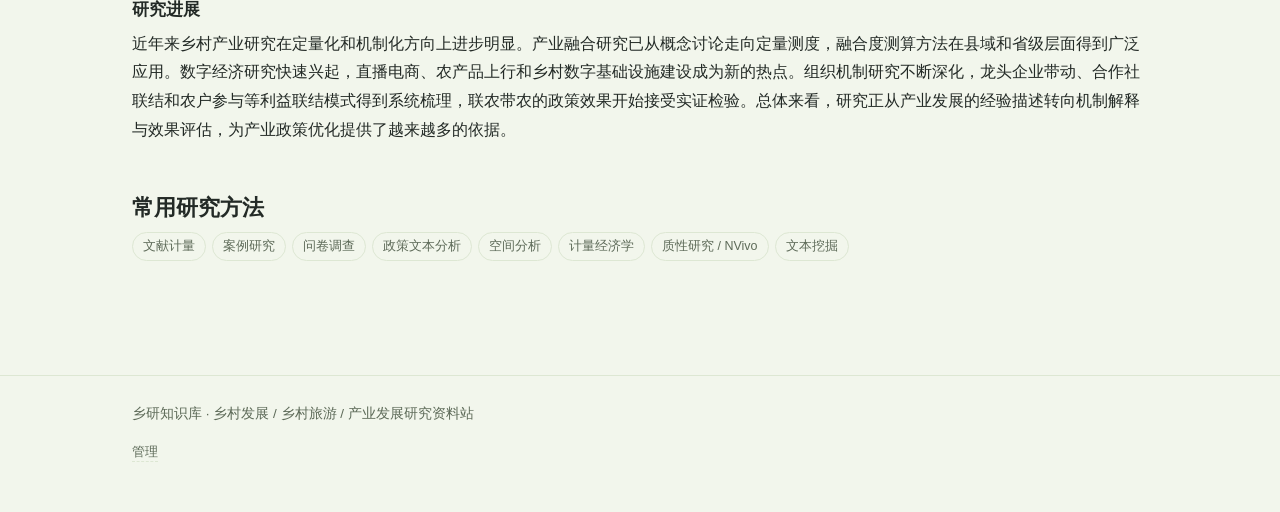
<file: research.html>
<!DOCTYPE html>
<html lang="zh-CN">
<head>
<meta charset="UTF-8">
<meta name="viewport" content="width=device-width, initial-scale=1.0">
<title>研究方向 · 乡研知识库</title>
<meta name="description" content="乡村发展、乡村旅游与产业发展三个研究方向的内容框架。">
<link rel="stylesheet" href="assets/css/style.css">
<script src="assets/js/vendor/supabase.min.js"></script>
<script src="assets/js/main.js" defer></script>
</head>
<body>

<header class="site-header">
  <div class="wrap header-inner">
    <a class="brand" href="index.html"><span class="brand-mark">乡</span>乡研知识库</a>
    <button class="nav-toggle" data-nav-toggle type="button" aria-label="打开导航" aria-expanded="false">菜单</button>
    <nav class="site-nav">
      <a href="index.html">首页</a>
      <a class="is-active" href="research.html">研究方向</a>
      <a href="literature.html">文献库</a>
      <a href="resources.html">数据与工具</a>
      <a href="cases.html">案例库</a>
      <a href="journals.html">期刊入口</a>
      <a href="notes.html">学习笔记</a>
      <a href="about.html">关于</a>
    </nav>
    <div class="site-heat">
      <span class="heat-dot"></span>
      <span>访客量 <span id="site-view-count">0</span></span>
    </div>
  </div>
</header>

<main>
  <div class="wrap">
    <section>
      <p class="kicker">RESEARCH DIRECTIONS</p>
      <h1>研究方向</h1>
    </section>

    <section id="rural-development">
      <h2>一、乡村发展</h2>
      <h3>起源</h3>
      <p>乡村发展研究源于对农村问题的长期学术关注。地理学、农业经济学和社会学最早把乡村作为独立研究对象，探讨农业生产、乡村聚落与农民生活。20世纪中叶以后，城镇化快速推进，人口、资金和产业不断向城市集中，乡村出现劳动力外流、产业衰退和公共服务弱化等问题，乡村如何发展逐渐成为一个专门的学术议题。中国自2004年起连续多年发布以"三农"为主题的中央一号文件，2017年党的十九大正式提出乡村振兴战略，此后政策研究与学术研究相互推动，乡村发展研究进入繁荣期。</p>
      <h3>研究内容</h3>
      <p>乡村发展研究的核心问题是乡村在城乡关系变化中如何实现振兴。研究内容主要包括乡村振兴战略与政策体系的演进和效果评估、城乡融合发展中人口土地资金等要素的双向流动、乡村治理体系的现代化建设、人口外流背景下的村庄收缩与空心化、土地制度与宅基地改革、农民增收与共同富裕的实现路径。研究尺度覆盖全国、省域、县域和村庄多个层次，既关注长时段的演变规律，也关注特定地区的差异化路径。</p>
      <h3>研究进展</h3>
      <p>近年来学界在理论、方法和议题三方面均有明显进展。理论层面，人地关系地域系统理论不断深化，城乡融合理论、乡村韧性理论和乡村地域多功能理论逐步形成，为解释乡村演变提供了新框架。方法层面，遥感影像、统计年鉴和微观调查数据的结合日益普遍，空间分析、计量模型和政策文本分析成为主流工具。议题层面，研究从宏观的区域差异比较转向微观的农户行为和村庄案例，脱贫攻坚成果巩固与乡村振兴有效衔接、数字乡村建设等新问题受到越来越多的关注。国际比较研究还表明，乡村衰退是全球性现象，中国乡村振兴实践正在为世界乡村研究提供新的经验素材。</p>
    </section>

    <section id="rural-tourism">
      <h2>二、乡村旅游</h2>
      <h3>起源</h3>
      <p>乡村旅游研究是大众旅游时代和乡村经济转型共同催生的领域。20世纪后半期，欧美国家的城市居民开始追求田园风光和乡土体验，乡村旅游作为农业多元经营和乡村经济复苏的手段得到政策支持，相关学术研究也随之兴起。中国乡村旅游研究起步于20世纪90年代，早期多围绕资源开发和经济效益展开。进入21世纪后，休闲农业与乡村旅游示范创建、农文旅融合等政策相继出台，乡村旅游研究快速升温，成为旅游学、地理学和管理学交叉的热点领域。</p>
      <h3>研究内容</h3>
      <p>乡村旅游研究关注旅游活动与乡村地域系统的互动关系。研究内容涵盖乡村旅游资源识别与开发模式、农业文化旅游业态融合机制、民宿经济发展与经营绩效、社区居民参与意愿和感知态度、旅游地生命周期与空间分布格局、乡村旅游对就业增收和共同富裕的带动作用，以及生态保护、文化传承与过度商业化等可持续发展问题。研究既重视供给侧的开发与管理，也重视需求侧的游客行为和地方认同。</p>
      <h3>研究进展</h3>
      <p>当前研究进展主要体现在四个方面。一是研究视角从资源开发转向社区和游客，居民感知、社区参与和地方认同成为高频主题。二是空间分析方法广泛应用，国家乡村旅游重点村名录、景区点位和兴趣点数据被用于刻画乡村旅游的空间格局与演化过程。三是评价体系不断完善，农文旅融合度、旅游发展效应和可持续水平等测度方法持续改进。四是政策与案例研究增多，围绕乡村振兴背景下的发展模式、利益分配和政策工具的讨论更加深入。总体上，乡村旅游研究正从描述性研究走向解释性与评估性研究。</p>
    </section>

    <section id="industrial-development">
      <h2>三、产业发展</h2>
      <h3>起源</h3>
      <p>乡村产业发展研究根植于对农业农村经济的长期关注。传统农业经济学主要研究农业生产效率、农产品市场和农民收入，20世纪后期产业链与产业集群理论引入后，学者开始把视野扩展到农产品加工、流通、品牌等延伸环节。中国提出产业兴旺是乡村振兴的物质基础之后，乡村产业研究获得新的发展动力，特色产业培育、三产融合和联农带农成为政策话语与学术研究共同聚焦的议题。</p>
      <h3>研究内容</h3>
      <p>乡村产业发展研究的主要内容涵盖产业选择与区域比较优势、地理标志产品和区域公用品牌建设、一二三产业融合发展、乡村产业集群与价值链升级、数字乡村与农村电商、合作社订单农业和入股分红等联农带农机制，以及产业政策的实施效果。研究既关注单个产业的成长路径，也关注产业体系内部的分工协作与利益分配，还关注不同地区产业发展的条件差异。</p>
      <h3>研究进展</h3>
      <p>近年来乡村产业研究在定量化和机制化方向上进步明显。产业融合研究已从概念讨论走向定量测度，融合度测算方法在县域和省级层面得到广泛应用。数字经济研究快速兴起，直播电商、农产品上行和乡村数字基础设施建设成为新的热点。组织机制研究不断深化，龙头企业带动、合作社联结和农户参与等利益联结模式得到系统梳理，联农带农的政策效果开始接受实证检验。总体来看，研究正从产业发展的经验描述转向机制解释与效果评估，为产业政策优化提供了越来越多的依据。</p>
    </section>

    <section>
      <h2>常用研究方法</h2>
      <p>
        <span class="chip">文献计量</span><span class="chip">案例研究</span><span class="chip">问卷调查</span><span class="chip">政策文本分析</span><span class="chip">空间分析</span><span class="chip">计量经济学</span><span class="chip">质性研究 / NVivo</span><span class="chip">文本挖掘</span>
      </p>
    </section>
  </div>
</main>

<footer class="site-footer">
  <div class="wrap">
    <p>乡研知识库 · 乡村发展 / 乡村旅游 / 产业发展研究资料站</p>
    <p class="muted small"><button class="admin-link" id="admin-entry" type="button">管理</button></p>
  </div>
</footer>

</body>
</html>
</file>
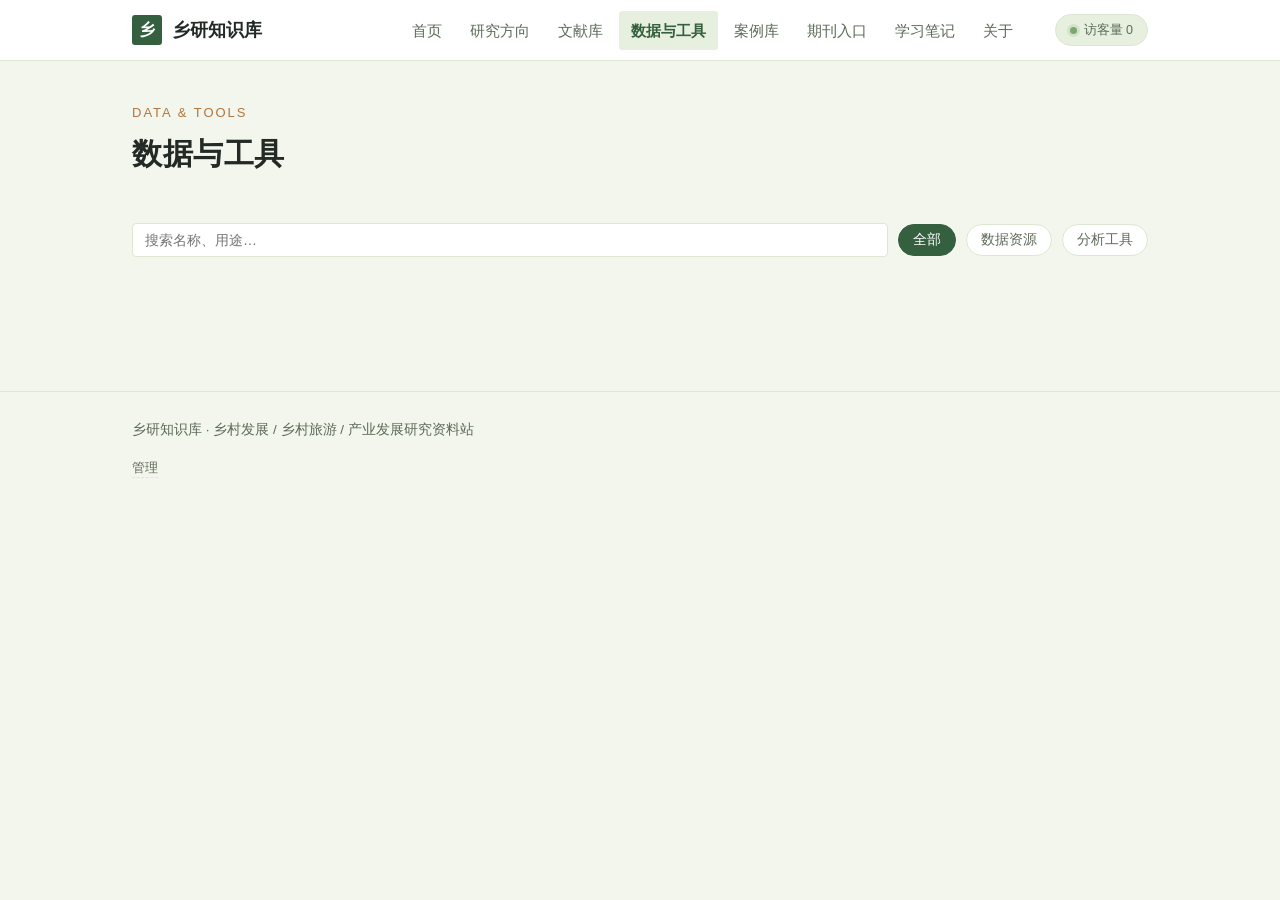
<file: resources.html>
<!DOCTYPE html>
<html lang="zh-CN">
<head>
<meta charset="UTF-8">
<meta name="viewport" content="width=device-width, initial-scale=1.0">
<title>数据与工具 · 乡研知识库</title>
<meta name="description" content="乡村研究常用数据资源与分析工具清单。">
<link rel="stylesheet" href="assets/css/style.css">
<script src="assets/js/vendor/supabase.min.js"></script>
<script src="assets/js/main.js" defer></script>
</head>
<body>

<header class="site-header">
  <div class="wrap header-inner">
    <a class="brand" href="index.html"><span class="brand-mark">乡</span>乡研知识库</a>
    <button class="nav-toggle" data-nav-toggle type="button" aria-label="打开导航" aria-expanded="false">菜单</button>
    <nav class="site-nav">
      <a href="index.html">首页</a>
      <a href="research.html">研究方向</a>
      <a href="literature.html">文献库</a>
      <a class="is-active" href="resources.html">数据与工具</a>
      <a href="cases.html">案例库</a>
      <a href="journals.html">期刊入口</a>
      <a href="notes.html">学习笔记</a>
      <a href="about.html">关于</a>
    </nav>
    <div class="site-heat">
      <span class="heat-dot"></span>
      <span>访客量 <span id="site-view-count">0</span></span>
    </div>
  </div>
</header>

<main>
  <div class="wrap">
    <section>
      <p class="kicker">DATA &amp; TOOLS</p>
      <h1>数据与工具</h1>
    </section>

    <div class="add-note-wrap">
      <button class="btn" id="toggle-add-res" type="button">＋ 添加资源</button>
      <form class="add-form" id="add-res-form" hidden>
        <div class="field">
          <label for="res-name">名称</label>
          <input id="res-name" type="text" maxlength="60" required placeholder="如：中国农村统计年鉴">
        </div>
        <div class="field">
          <label for="res-category">分类</label>
          <select id="res-category">
            <option>数据</option>
            <option>工具</option>
          </select>
        </div>
        <div class="field field-full">
          <label for="res-desc">说明</label>
          <textarea id="res-desc" rows="3" required placeholder="用途、获取方式等…"></textarea>
        </div>
        <div class="field field-full">
          <label for="res-link">链接（可选）</label>
          <input id="res-link" type="url" placeholder="https://...">
        </div>
        <div class="field">
          <button class="btn btn-primary" type="submit">保存资源</button>
        </div>
      </form>
      <p class="muted small" id="add-res-hint" hidden>已发布到云端，所有访客刷新后即可看到。</p>
    </div>

    <section>
      <div class="filter-bar" data-filter-bar data-target="#resource-list">
        <input type="search" data-search placeholder="搜索名称、用途…">
        <button class="filter-btn is-active" data-filter="all" type="button">全部</button>
        <button class="filter-btn" data-filter="数据" type="button">数据资源</button>
        <button class="filter-btn" data-filter="工具" type="button">分析工具</button>
      </div>

      <div id="resource-list" class="grid grid-2">
      </div>
      <p class="muted small" id="resource-list-empty" hidden>资源清单还是空的，等待添加第一项数据或工具。</p>
    </section>
  </div>
</main>

<footer class="site-footer">
  <div class="wrap">
    <p>乡研知识库 · 乡村发展 / 乡村旅游 / 产业发展研究资料站</p>
    <p class="muted small"><button class="admin-link" id="admin-entry" type="button">管理</button></p>
  </div>
</footer>

</body>
</html>
</file>
<file: assets/css/style.css>
:root {
  --paper: #f2f6ec;
  --card: #ffffff;
  --ink: #232a26;
  --ink-soft: #5d6a58;
  --line: #dde7d3;
  --green: #7aa86f;
  --green-deep: #35603f;
  --green-dark: #2b5232;
  --green-soft: #e7f0de;
  --clay: #b0763f;
  --clay-soft: #f7ecdc;
  --radius: 4px;
}

* { box-sizing: border-box; }

html { scroll-behavior: smooth; }

body {
  margin: 0;
  background: var(--paper);
  color: var(--ink);
  font-family: "Microsoft YaHei", "PingFang SC", "Hiragino Sans GB", "Noto Sans CJK SC", sans-serif;
  font-size: 16px;
  line-height: 1.8;
}

h1, h2, h3 {
  font-family: "Source Han Serif SC", "Noto Serif CJK SC", "Songti SC", "SimSun", serif;
  line-height: 1.35;
}

h1 { font-size: 30px; margin: 0 0 14px; letter-spacing: .5px; }
h2 { font-size: 22px; margin: 0 0 8px; }
h3 { font-size: 17px; margin: 0 0 8px; }
p { margin: 0 0 14px; }

a { color: var(--green-deep); text-decoration: none; }
a:hover { text-decoration: underline; }

.wrap { max-width: 1060px; margin: 0 auto; padding: 0 22px; }

.site-header {
  position: sticky;
  top: 0;
  z-index: 20;
  background: rgba(255, 255, 255, .96);
  border-bottom: 1px solid var(--line);
}

.header-inner {
  display: flex;
  align-items: center;
  justify-content: space-between;
  min-height: 60px;
  gap: 16px;
}

.brand {
  display: flex;
  align-items: center;
  gap: 10px;
  font-family: "Source Han Serif SC", "Noto Serif CJK SC", "Songti SC", "SimSun", serif;
  font-size: 18px;
  font-weight: 700;
  color: var(--ink);
}

.brand:hover { text-decoration: none; }

.brand-mark {
  display: inline-flex;
  align-items: center;
  justify-content: center;
  width: 30px;
  height: 30px;
  background: var(--green-deep);
  color: #fff;
  border-radius: 3px;
  font-size: 16px;
}

.site-nav { display: flex; gap: 4px; flex-wrap: wrap; margin-left: auto; }

.site-nav a {
  padding: 6px 12px;
  border-radius: 3px;
  color: var(--ink-soft);
  font-size: 15px;
}

.site-nav a:hover { background: var(--green-soft); color: var(--green-deep); text-decoration: none; }
.site-nav a.is-active { color: var(--green-deep); font-weight: 600; background: var(--green-soft); }

.nav-toggle {
  display: none;
  background: none;
  border: 1px solid var(--line);
  border-radius: 4px;
  padding: 6px 12px;
  cursor: pointer;
  font-size: 14px;
  color: var(--ink-soft);
}

.site-heat {
  display: inline-flex;
  align-items: center;
  gap: 7px;
  flex-shrink: 0;
  margin-left: 14px;
  padding: 4px 14px;
  border: 1px solid var(--line);
  border-radius: 999px;
  background: var(--green-soft);
  color: var(--ink-soft);
  font-size: 12.5px;
  white-space: nowrap;
  transition: opacity .4s ease;
}

.heat-dot {
  width: 7px;
  height: 7px;
  border-radius: 50%;
  background: var(--green);
  box-shadow: 0 0 0 3px rgba(122, 168, 111, .18);
}

main { padding: 40px 0 64px; }
section { margin-bottom: 48px; }

.kicker {
  font-size: 13px;
  letter-spacing: 2px;
  color: var(--clay);
  text-transform: uppercase;
  margin-bottom: 10px;
}

.hero { padding: 56px 0 32px; }
.hero p { max-width: 640px; color: var(--ink-soft); font-size: 17px; }
.hero-actions { display: flex; gap: 12px; flex-wrap: wrap; margin-top: 22px; }

.btn {
  display: inline-block;
  padding: 9px 20px;
  border: 1px solid var(--green-deep);
  border-radius: 4px;
  color: var(--green-deep);
  font-size: 15px;
}

.btn:hover { background: var(--green-soft); text-decoration: none; }
.btn-primary { background: var(--green-deep); color: #fff; }
.btn-primary:hover { background: var(--green-dark); color: #fff; }

.grid { display: grid; gap: 18px; }
.grid-2 { grid-template-columns: repeat(2, 1fr); }
.grid-3 { grid-template-columns: repeat(3, 1fr); }

.card {
  background: var(--card);
  border: 1px solid var(--line);
  border-radius: var(--radius);
  padding: 22px;
}

.card h3 { margin-bottom: 6px; }
.card .desc { color: var(--ink-soft); font-size: 14.5px; margin-bottom: 12px; }
.card .more { font-size: 14px; }

.chip {
  display: inline-block;
  margin: 2px 6px 2px 0;
  padding: 2px 10px;
  border: 1px solid var(--line);
  border-radius: 999px;
  background: var(--paper);
  color: var(--ink-soft);
  font-size: 12.5px;
}

.note-box {
  background: var(--clay-soft);
  border-left: 3px solid var(--clay);
  padding: 12px 16px;
  font-size: 14px;
  color: #6b432a;
  margin: 0 0 28px;
}

.note-box.green {
  background: var(--green-soft);
  border-left-color: var(--green);
  color: #2e4a37;
}

.timeline { list-style: none; margin: 0; padding: 0; }

.timeline li {
  display: flex;
  gap: 16px;
  padding: 10px 0;
  border-bottom: 1px dashed var(--line);
  font-size: 15px;
}

.timeline time {
  flex: 0 0 110px;
  color: var(--clay);
  font-size: 13.5px;
  font-variant-numeric: tabular-nums;
  padding-top: 2px;
}

.filter-bar {
  display: flex;
  flex-wrap: wrap;
  gap: 10px;
  align-items: center;
  margin-bottom: 22px;
}

.filter-bar input[type="search"] {
  flex: 1 1 240px;
  min-width: 200px;
  padding: 8px 12px;
  border: 1px solid var(--line);
  border-radius: 4px;
  background: var(--card);
  font-size: 14px;
  color: var(--ink);
}

.filter-btn {
  padding: 6px 14px;
  border: 1px solid var(--line);
  border-radius: 999px;
  background: var(--card);
  color: var(--ink-soft);
  font-size: 13.5px;
  cursor: pointer;
}

.filter-btn:hover { border-color: var(--green-deep); color: var(--green-deep); }
.filter-btn.is-active { background: var(--green-deep); border-color: var(--green-deep); color: #fff; }

[data-tags].is-hidden { display: none !important; }

.entry .entry-head { display: flex; justify-content: space-between; gap: 12px; }
.entry-title { font-size: 16.5px; }

.status {
  flex-shrink: 0;
  font-size: 12px;
  color: var(--clay);
  border: 1px solid var(--clay);
  border-radius: 999px;
  padding: 0 10px;
  height: fit-content;
}

.note-detail {
  display: none;
  margin-top: 10px;
  padding-top: 10px;
  border-top: 1px dashed var(--line);
  font-size: 14px;
  color: var(--ink-soft);
}

.card.is-open .note-detail { display: block; }

.case-photo { margin: 12px 0 4px; }
.case-photo img {
  display: block;
  width: 100%;
  max-height: 260px;
  object-fit: cover;
  border: 1px solid var(--line);
  border-radius: var(--radius);
}

.case-research {
  margin: 12px 0 0;
  padding: 10px 12px;
  background: var(--green-soft);
  border-left: 3px solid var(--green);
  font-size: 16px;
  color: var(--ink-soft);
}

.research-text {
  margin: 0;
  font-size: 16px;
  display: -webkit-box;
  -webkit-line-clamp: 3;
  -webkit-box-orient: vertical;
  overflow: hidden;
}

.case-summary { margin-top: 12px; }

.case-summary .entry-summary {
  margin-bottom: 0;
  font-size: 16px;
  display: -webkit-box;
  -webkit-line-clamp: 4;
  -webkit-box-orient: vertical;
  overflow: hidden;
}

.field-label {
  display: block;
  margin-bottom: 4px;
  font-size: 14px;
  font-weight: 600;
  letter-spacing: 1px;
  color: var(--green-deep);
}

.case-modal-overlay {
  display: none;
  position: fixed;
  inset: 0;
  z-index: 100;
  background: rgba(30, 40, 30, .55);
  padding: 24px;
}

.case-modal-overlay.is-open {
  display: flex;
  align-items: center;
  justify-content: center;
}

.case-modal {
  background: var(--card);
  border: 1px solid var(--line);
  border-radius: var(--radius);
  max-width: 880px;
  width: 100%;
  max-height: 88vh;
  display: flex;
  flex-direction: column;
  overflow: hidden;
}

.case-modal-head {
  display: flex;
  align-items: center;
  justify-content: space-between;
  gap: 12px;
  padding: 14px 18px;
  border-bottom: 1px solid var(--line);
  background: var(--green-soft);
}

.case-modal-head h3 {
  margin: 0;
  font-size: 17px;
}

.modal-close {
  background: none;
  border: 1px solid var(--green-deep);
  border-radius: 4px;
  padding: 4px 14px;
  color: var(--green-deep);
  font-size: 14px;
  cursor: pointer;
}

.modal-close:hover { background: var(--green-soft); }

.case-modal-body {
  padding: 18px;
  overflow-y: auto;
  font-size: 16px;
  line-height: 1.9;
  color: var(--ink);
  white-space: pre-wrap;
}

.case-modal-body > div + div {
  margin-top: 18px;
  padding-top: 14px;
  border-top: 1px dashed var(--line);
}

body.modal-open { overflow: hidden; }

.rich-toolbar {
  display: flex;
  flex-wrap: wrap;
  gap: 6px;
  align-items: center;
  padding: 8px;
  border: 1px solid var(--line);
  border-bottom: none;
  border-radius: 4px 4px 0 0;
  background: var(--paper);
}

.rich-toolbar button {
  min-width: 28px;
  padding: 3px 8px;
  border: 1px solid var(--line);
  border-radius: 3px;
  background: var(--card);
  color: var(--ink);
  font-size: 13px;
  cursor: pointer;
}

.rich-toolbar button:hover { border-color: var(--green); color: var(--green-deep); }
.rich-toolbar button.is-active { background: var(--green-deep); border-color: var(--green-deep); color: #fff; }

.rich-sep {
  width: 1px;
  height: 18px;
  background: var(--line);
  margin: 0 2px;
}

.rich-toolbar select,
.rich-toolbar input[type="color"] {
  height: 26px;
  border: 1px solid var(--line);
  border-radius: 3px;
  background: var(--card);
  padding: 0 4px;
}

.rich-editor {
  min-height: 90px;
  padding: 10px 12px;
  border: 1px solid var(--line);
  border-radius: 0 0 4px 4px;
  background: var(--card);
  font-size: 16px;
  line-height: 1.7;
  color: var(--ink);
  outline: none;
}

.rich-editor:focus { border-color: var(--green); }
.rich-editor:empty::before { content: attr(data-placeholder); color: #a3ada5; }

.note-toggle {
  background: none;
  border: none;
  border-bottom: 1px solid var(--green);
  padding-bottom: 1px;
  color: var(--green-deep);
  font-size: 13.5px;
  cursor: pointer;
}

.note-toggle:hover { color: var(--green-dark); border-bottom-color: var(--green-dark); }

.remove-btn {
  background: none;
  border: none;
  color: var(--clay);
  font-size: 13px;
  cursor: pointer;
  margin-left: 12px;
}

.remove-btn:hover { text-decoration: underline; }

.edit-btn {
  background: none;
  border: none;
  color: var(--green-deep);
  font-size: 13px;
  cursor: pointer;
  margin-right: 12px;
}

.edit-btn:hover { text-decoration: underline; }

.add-note-wrap { display: none; margin-bottom: 26px; }
body.is-admin .add-note-wrap { display: block; }

.admin-link {
  background: none;
  border: none;
  border-bottom: 1px dashed var(--line);
  padding: 0;
  color: var(--ink-soft);
  font-size: 12.5px;
  cursor: pointer;
}

.admin-link:hover { color: var(--green-deep); border-bottom-color: var(--green-deep); }

.add-form {
  margin-top: 14px;
  padding: 18px;
  background: var(--card);
  border: 1px solid var(--line);
  border-radius: var(--radius);
  display: grid;
  grid-template-columns: 1fr 1fr;
  gap: 12px;
}

.add-form[hidden] { display: none; }
.add-form .field-full { grid-column: 1 / -1; }

.field label {
  display: block;
  font-size: 13px;
  color: var(--ink-soft);
  margin-bottom: 4px;
}

.field input,
.field select,
.field textarea {
  width: 100%;
  padding: 8px 10px;
  border: 1px solid var(--line);
  border-radius: 4px;
  background: #fff;
  font-family: inherit;
  font-size: 14px;
  color: var(--ink);
}

.field textarea { resize: vertical; }
.field input[type="file"] { padding: 6px 8px; }

.entry-meta { color: var(--ink-soft); font-size: 13.5px; margin: 4px 0 10px; }
.entry-summary { font-size: 14.5px; color: var(--ink-soft); margin-bottom: 12px; }
.tag-row { margin-top: 10px; }

.entry-links { text-align: right; margin: 12px 0 0; }
.source-link {
  font-size: 13.5px;
  border-bottom: 1px solid var(--green);
  padding-bottom: 1px;
}
.source-link:hover { color: var(--green-dark); border-bottom-color: var(--green-dark); }
.source-missing { font-size: 13px; color: var(--ink-soft); border-bottom: 1px dashed var(--line); padding-bottom: 1px; }

.muted { color: var(--ink-soft); }
.small { font-size: 13.5px; }

.site-footer {
  border-top: 1px solid var(--line);
  padding: 26px 0 34px;
  color: var(--ink-soft);
  font-size: 13.5px;
}

code {
  background: var(--green-soft);
  border-radius: 3px;
  padding: 1px 6px;
  font-size: 13.5px;
  color: var(--green-deep);
}

@media (max-width: 820px) {
  .grid-3, .grid-2 { grid-template-columns: 1fr; }
  .add-form { grid-template-columns: 1fr; }
  .site-nav { margin-left: 0; }
  .site-heat { margin-left: 0; font-size: 12px; padding: 3px 10px; }
  .nav-toggle { display: block; }
  .site-nav {
    display: none;
    width: 100%;
    flex-direction: column;
    padding: 4px 0 14px;
  }
  .site-nav.is-open { display: flex; }
  .header-inner { flex-wrap: wrap; }
  .hero { padding: 36px 0 24px; }
  h1 { font-size: 25px; }
}
</file>
